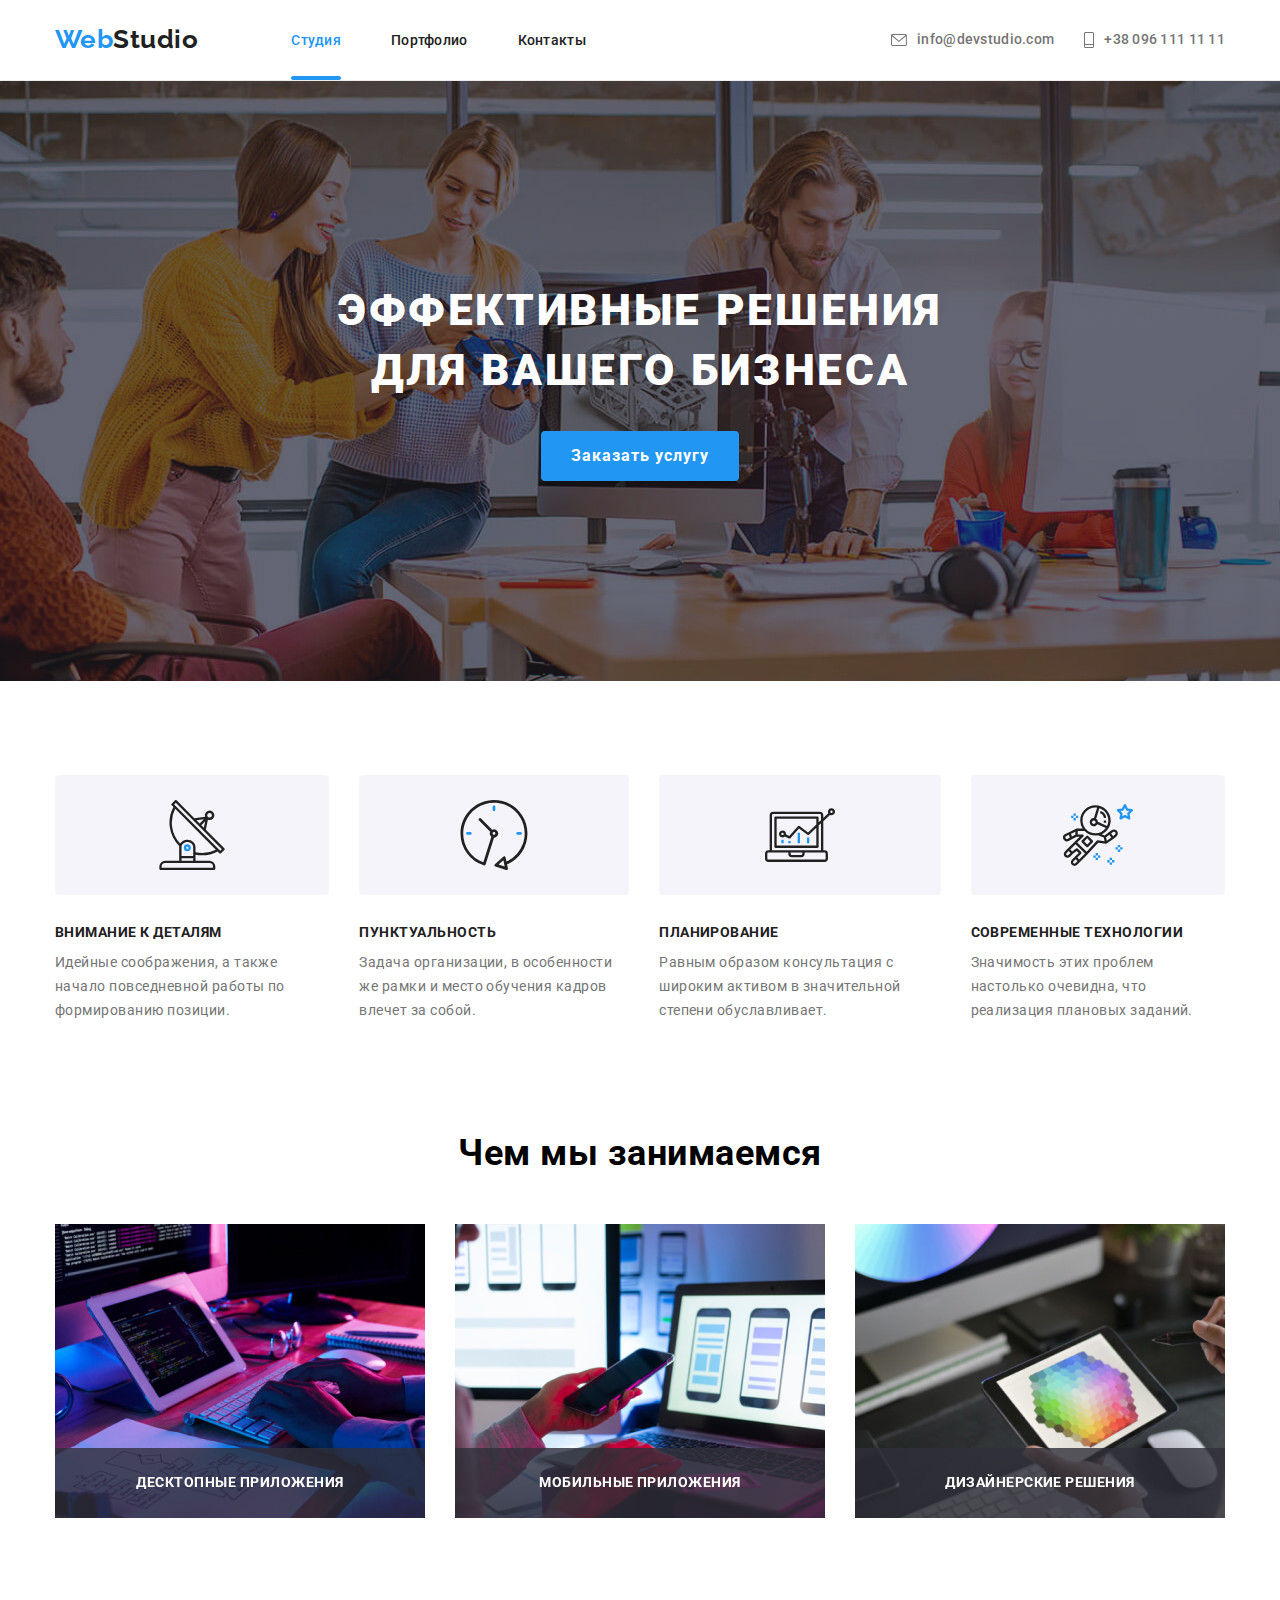
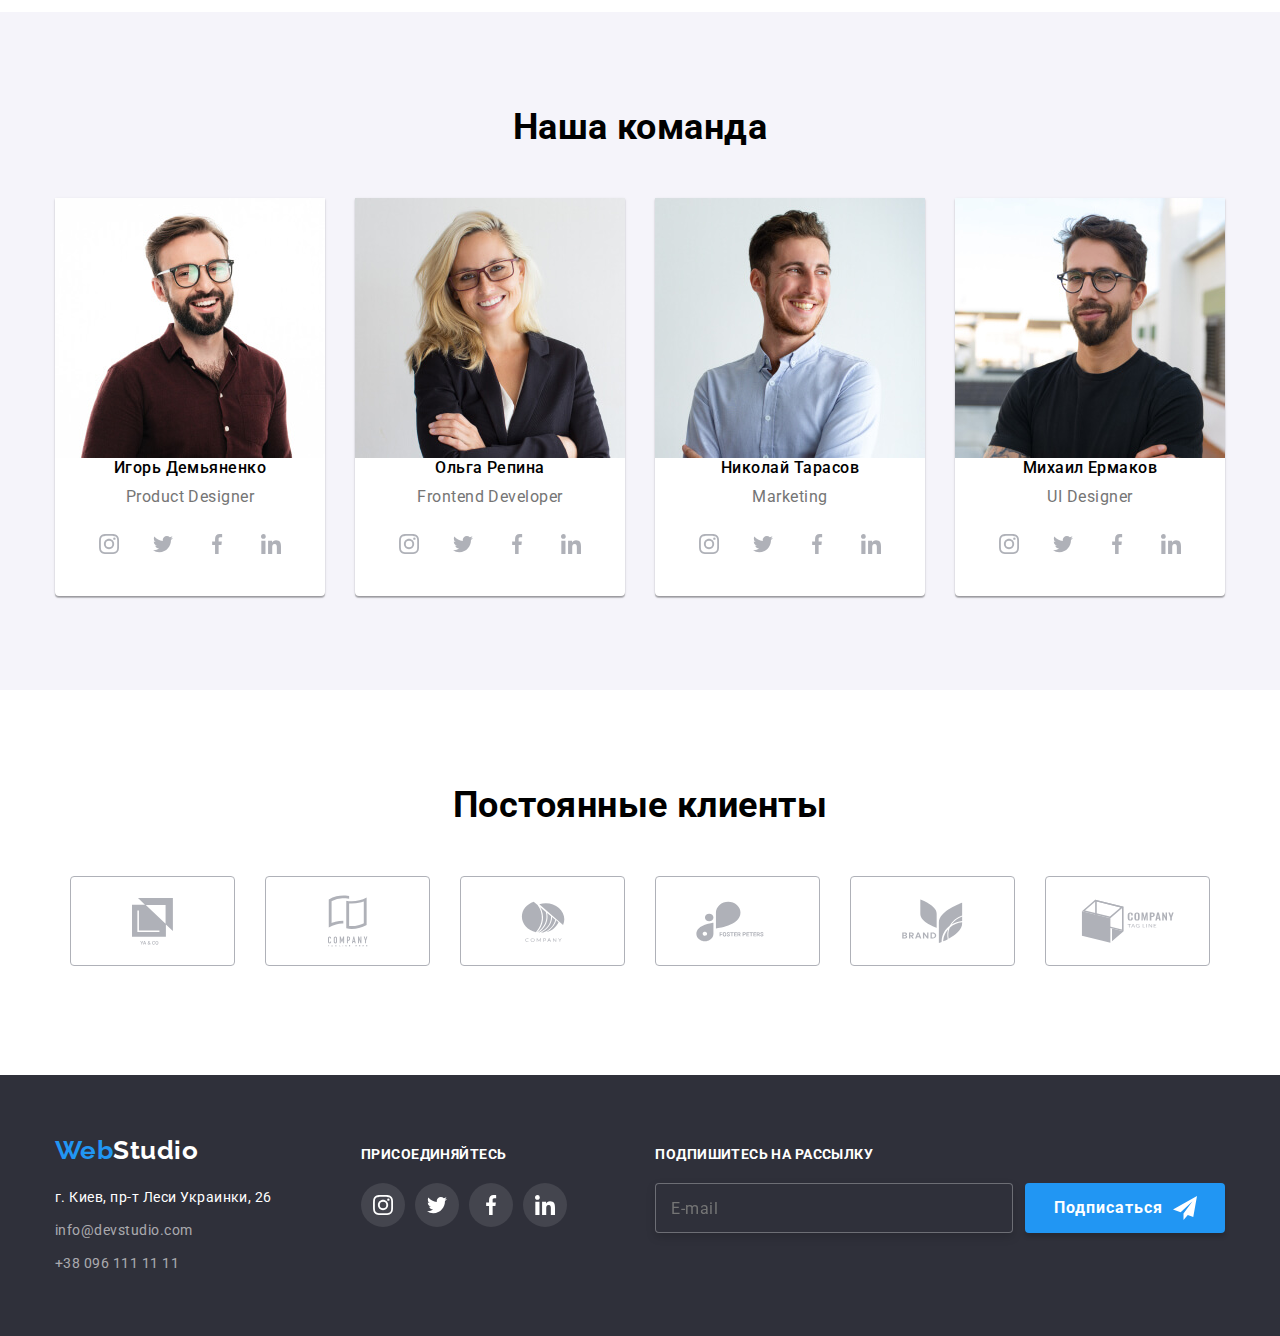
<file: index.html>
<!DOCTYPE html>
<html lang="ru">
<head>
    <meta charset="UTF-8">
    <meta http-equiv="X-UA-Compatible" content="IE=edge">
    <meta name="viewport" content="width=device-width, initial-scale=1.0">
    <title>Студия</title>
    <link rel="preconnect" href="https://fonts.googleapis.com">
    <link rel="preconnect" href="https://fonts.gstatic.com" crossorigin>
    <link href="https://fonts.googleapis.com/css2?family=Raleway:wght@700&family=Roboto:wght@400;500;700;900&display=swap"
        rel="stylesheet">
    <link rel="stylesheet" href="./css/main.min.css">
</head>
<body>
    <!-- herder -->
    <header class="header">
        <a href="./" class="logo header__logo--mobil">Web<span class="logo__color--prime">Studio</span>
        </a>
        <!-- навигация -->
        <div class="conteiner">
            <nav class="navigation">
                <!-- логотип -->
                <a href="./" class="logo">Web<span class="logo__color--prime">Studio</span>
                </a>
                <!-- навигация -->
                <ul class="navigation__list list">
                    <li class="navigation__item">
                        <a href="./index.html" class="navigation__link-current">Студия</a>
                    </li>
                    <li class="navigation__item">
                        <a href="./portfolio.html" class="navigation__link">Портфолио</a>
                    </li>
                    <li class="navigation__item">
                        <a class="navigation__link" href="contacts">Контакты</a>
                    </li>
                </ul>
                <!-- контакты header-->
                <ul class="contacts-header list">
                    <li class="contacts-header__item">
                        <a class="contacts-header__link" href="mailto:info@devstudio.com">
                           <svg class="contacts-header__svg-mail" width="16" height="12">
                               <use href="./images/icons.svg#icon-envelope"></use>
                           </svg>
                    info@devstudio.com</a>
                    </li>
                    <li class="contacts-header__item">
                        <a class="contacts-header__link" href="tel:+380961111111">
                            <svg class="contacts-header__svg-tel" width="10" height="16">
                                <use href="./images/icons.svg#icon-tel"></use>
                            </svg>
                    +38 096 111 11 11</a>
                    </li>
                </ul>               
            </nav>
        </div>
    <!-- мобильное меню -->

    <button class="mobil-btn" type="button" data-menu-button aria-expanded="false" aria-controls="menu container">
        <svg width="40" height="40" aria-label="Переключатель мобильного меню">
            <use class="mobil-btn__close" href="./images/icons.svg#icon-close-black-18dp-2-1"></use>
            <use class="mobil-btn__menu" href="./images/icons.svg#icon-burger"></use>
        </svg>
    </button>
    <div class="mobil-menu" id="menu container" data-menu>
        <ul class="navigation-mobil list">
            <li class="navigation-mobil__item">
                <a href="./index.html" class="navigation-mobil__link-current">Студия</a>
            </li>
            <li class="navigation-mobil__item">
                <a href="./portfolio.html" class="navigation-mobil__link">Портфолио</a>
            </li>
            <li class="navigation-mobil__item">
                <a class="navigation-mobil__link" href="contacts">Контакты</a>
            </li>
        </ul>

        <ul class="mobil-contacts list">
            <li class="mobil-contacts__item">
                <a class="mobil-contacts__link" href="mailto:info@devstudio.com">
                    info@devstudio.com</a>
            </li>
            <li class="mobil-contacts__item">
                <a class="mobil-contacts__link" href="tel:+380961111111">
                    +38 096 111 11 11</a>
            </li>
        </ul>
        <ul class="mobil-networks list">
            <li class="mobil-networks__item"><a class="mobil-networks__link" href="">Instagram</a></li>
            <li class="mobil-networks__item"><a class="mobil-networks__link" href="">Twitter</a></li>
            <li class="mobil-networks__item"><a class="mobil-networks__link" href="">Facebook</a></li>
            <li class="mobil-networks__item"><a class="mobil-networks__link" href="">LinkedIn</a></li>
        </ul>
    </div>


    </header>

    <main>
        <!-- hero -->
     <section class="hero">
        <h1 class="hero__title">Эффективные решения для вашего бизнеса</h1>
        <button type="button" class="button button__primary" data-modal-open>Заказать услугу</button>

          
     <!-- modal window -->
<div class="backdrop is-hidden" data-modal>
    <div class="modal">
        <button class="modal__btn" data-modal-close>
            <svg class="modal__btn--img">
                <use href="./images/icons.svg#icon-close-black-18dp-2-1"></use>
            </svg>
            </button>

            <!-- form -->

            <form class="form">
                <b class="form__title">Оставьте свои данные, мы вам перезвоним</b>                
                    <label class="form__label">
                        <span class="form__name">Имя</span>
                        <svg class="form__icon">
                            <use href="./images/icons.svg#icon-person-black-18dp-1"></use>
                        </svg>
                        <input class="form__input" type="text" name="username">                        
                    </label>                
            
                    <label class="form__label">
                        <span class="form__name">Телефон</span>
                        <svg class="form__icon">
                            <use href="./images/icons.svg#icon-phone-black-18dp-1"></use>
                        </svg>
                        <input class="form__input" type="text" name="phone">
                    </label>
            
                    <label class="form__label">
                        <span class="form__name">Почта</span>
                        <svg class="form__icon">
                            <use href="./images/icons.svg#icon-email-black-18dp-1"></use>
                        </svg>
                        <input class="form__input" type="text" name="email">
                    </label>                   
            
                <label class="form__textarea">
                    <span class="form__name">Комментарий</span>
                    <textarea class="form__textarea-field" name="textarea" placeholder="Введите текст"></textarea>
                </label>

                <label class="form__checkbox">
                    <input class="form__checkbox-input" type="checkbox" name="checkbox"/>
                    <svg class="form__checkbox-icon">
                        <use href="./images/icons.svg#icon-icon-check"></use>
                    </svg>
                    <span class="form__checkbox-text">
                        Соглашаюсь с рассылкой и принимаю <a class="form__checkbox-agreement" href="">Условия договора</a></span>
                </label>
              

                <button class="button button__primary" type="submit">Отправить</button>
            </form>
                    
    </div>
</div>

    </section>
    <!-- qualitys -->

        <section class="qualitys">
            <div class="conteiner">
                <h2 class="title-hide">наши качества</h2>
                <ul class="qualitys__list list">
                    <li class="qualitys__item">
                        <div class="qualitys__icon">
                            <svg class="qualitys__svg">
                                <use href="./images/icons.svg#icon-antenna"></use>
                            </svg>
                        </div>
                        <h3 class="section__list">Внимание к деталям</h3>
                        <p class="qualitys__description">Идейные соображения, а также начало повседневной работы по формированию
                            позиции.</p>
                    </li>
                    <li class="qualitys__item">
                        <div class="qualitys__icon">
                        <svg class="qualitys__svg">
                            <use href="./images/icons.svg#icon-clock"></use>
                        </svg>
                       </div>
                        <h3 class="section__list">Пунктуальность</h3>
                        <p class="qualitys__description">Задача организации, в особенности же рамки и место обучения кадров влечет за
                            собой.</p>
                    </li>
                    <li class="qualitys__item">
                        <div class="qualitys__icon">
                            <svg class="qualitys__svg">
                                <use href="./images/icons.svg#icon-diagram"></use>
                            </svg>
                        </div>
                        <h3 class="section__list">Планирование</h3>
                        <p class="qualitys__description">Равным образом консультация с широким активом в значительной степени
                            обуславливает.</p>
                    </li>
                    <li class="qualitys__item">
                        <div class="qualitys__icon">
                            <svg class="qualitys__svg">
                                <use href="./images/icons.svg#icon-astronaut"></use>
                            </svg>
                        </div>
                        <h3 class="section__list">Современные технологии</h3>
                        <p class="qualitys__description">Значимость этих проблем настолько очевидна, что реализация плановых заданий.
                        </p>
                    </li>
                </ul>
            </div>
        </section>

     <!-- features -->
     <section class="section section__features">
        <div class="conteiner">
            <h2 class="section__title">Чем мы занимаемся</h2>
            <ul class="features list">
                <li class="features__item">
                    <div class="features__box">
                        <picture>
                            <source srcset="./images/set2/qualitys2/klava1x.jpg 1x, ./images/set2/qualitys2/klava2x.jpg 2x "
                                media="(min-width: 1200px)" />                   
                            <img src="./images/set2/qualitys2/klava1x.jpg" alt="клавиатура">
                        </picture>

                        <!-- <img class="features__img" srcset="./images/set/qualitys/klava1x.jpg 1x,./images/set/qualitys/klava2x.jpg 2x" src="./images/set/qualitys/klava1x.jpg" 
                        alt="набор текста"> -->

                        <h3 class="featuers__subtitle">Десктопные приложения</h3>
                    </div>
                </li>
                <li class="features__item">
                    <div class="features__box">
                        <picture>
                            <source srcset="./images/set2/qualitys2/phone1x.jpg 1x, ./images/set2/qualitys2/phone2x.jpg 2x "
                                media="(min-width: 1200px)" />
                            <img src="./images/set2/qualitys2/phone1x.jpg" alt="телефон">
                        </picture>

                        <!-- <img class="features__img" 
                        srcset="./images/set/qualitys/phone1x.jpg 1x, ./images/set/qualitys/phone2x.jpg 2x" src="./images/set/qualitys/phone1x.jpg" alt="телефон в руке"> -->

                        <h3 class="featuers__subtitle">Мобильные приложения</h3>
                    </div>
                </li>
                <li class="features__item">
                    <div class="features__box">
                        <picture>
                            <source srcset="./images/set2/qualitys2/tab1x.jpg 1x, ./images/set2/qualitys2/tab2x.jpg 2x "
                                media="(min-width: 1200px)" />
                            <img src="./images/set2/qualitys2/tab1x.jpg" alt="планшет">
                        </picture>

                        <!-- <img class="features__img" 
                        srcset="./images/set/qualitys/tab1x.jpg 1x, ./images/set/qualitys/tab2x.jpg 2x" src="./images/set/qualitys/tab1x.jpg" alt="рисование на планшете"> -->

                        <h3 class="featuers__subtitle">Дизайнерские решения</h3>
                    </div>
                </li>
            </ul>
        </div>

     </section>

     <!-- team -->
     <section class="section section-bg-color">
        <div class="conteiner">
            <h2 class="section__title">Наша команда</h2>
            <ul class="team list">
                <li class="team__item">
                    <picture>
                        <source 
                        srcset="./images/set2/team/one/desk1x.jpg 1x, ./images/set2/team/one/desk2x.jpg 2x "
                        media="(min-width: 1200px)" />

                        <source 
                        srcset="./images/set2/team/one/tab1x.jpg 1x, ./images/set2/team/one/tab2x.jpg 2x "
                        media="(min-width: 768px)" />

                        <source
                        srcset="./images/set2/team/one/mobil1x.jpg 1x, ./images/set2/team/one/mobil2x.jpg 2x "
                        media="(min-width: 480px)"/>

                        <img src="./images/set2/team/one/mobil1x.jpg" alt="мужик">
                    </picture>


                    <!-- <img class="team__image" srcset="./images/set/team/one1x.jpg 1x, ./images/set/team/one2x.jpg 2x"
                    src="./images/set/team/one1x.jpg" alt="мужчина в очках"> -->
                    
                    <h3 class="team__name">Игорь Демьяненко</h3>
                    <p  class="team__description" lang="en">Product Designer</p>
                    <ul class="social-networks list">
                        <li class="social-networks__item">
                          <a class="social-networks__link" href="">
                            <svg class="social-networks__svg" width="20" height="20">
                                <use href="./images/icons.svg#icon-instagram"></use>
                            </svg>
                          </a>
                            
                        </li>
                        <li class="social-networks__item">
                            <a class="social-networks__link" href="">
                                <svg class="social-networks__svg" width="20" height="20">
                                    <use href="./images/icons.svg#icon-twitter"></use>
                                </svg>
                            </a>    
                        </li>
                        <li class="social-networks__item">
                            <a class="social-networks__link" href="">
                                <svg class="social-networks__svg" width="20" height="20">
                                <use href="./images/icons.svg#icon-facebook"></use>
                            </svg>
                            </a>
                        </li>
                        <li class="social-networks__item">
                            <a class="social-networks__link" href="">
                                <svg class="social-networks__svg" width="20" height="20">
                            <use href="./images/icons.svg#icon-linkedin"></use>
                        </svg>
                        </a>
                        </li>
                    </ul>
                </li>
                <li class="team__item">
                                        <picture>
                                            <source srcset="./images/set2/team/two/desk1x.jpg 1x, ./images/set2/team/two/desk2x.jpg 2x "
                                                media="(min-width: 1200px)" />
                                        
                                            <source srcset="./images/set2/team/two/tab1x.jpg 1x, ./images/set2/team/two/tab2x.jpg 2x "
                                                media="(min-width: 768px)" />
                                        
                                            <source srcset="./images/set2/team/two/mobil1x.jpg 1x, ./images/set2/team/two/mobil2x.jpg 2x "
                                                media="(min-width: 480px)" />
                                        
                                            <img src="./images/set2/team/two/mobil1x.jpg" alt="мужик">
                                        </picture>

                    <!-- <img class="team__image" srcset="./images/set/team/two1x.jpg 1x, ./images/set/team/two2x.jpg 2x"
                     src="./images/set/team/two1x.jpg" alt="девушка улыбается"> -->

                    <h3 class="team__name">Ольга Репина</h3>
                    <p class="team__description" lang="en">Frontend Developer</p>
                    <ul class="social-networks list">
                        <li class="social-networks__item">
                            <a class="social-networks__link" href="">
                                <svg class="social-networks__svg" width="20" height="20">
                                    <use href="./images/icons.svg#icon-instagram"></use>
                                </svg>
                            </a>
                    
                        </li>
                        <li class="social-networks__item">
                            <a class="social-networks__link" href="">
                                <svg class="social-networks__svg" width="20" height="20">
                                    <use href="./images/icons.svg#icon-twitter"></use>
                                </svg>
                            </a>
                        </li>
                        <li class="social-networks__item">
                            <a class="social-networks__link" href="">
                                <svg class="social-networks__svg" width="20" height="20">
                                    <use href="./images/icons.svg#icon-facebook"></use>
                                </svg>
                            </a>
                        </li>
                        <li class="social-networks__social-item">
                            <a class="social-networks__link" href="">
                                <svg class="social-networks__svg" width="20" height="20">
                                    <use href="./images/icons.svg#icon-linkedin"></use>
                                </svg>
                            </a>
                        </li>
                    </ul>
                </li>
                <li class="team__item">
                                        <picture>
                                            <source srcset="./images/set2/team/three/desk1x.jpg 1x, ./images/set2/team/three/desk2x.jpg 2x "
                                                media="(min-width: 1200px)" />
                                        
                                            <source srcset="./images/set2/team/three/tab1x.jpg 1x, ./images/set2/team/three/tab2x.jpg 2x "
                                                media="(min-width: 768px)" />
                                        
                                            <source srcset="./images/set2/team/three/mobil1x.jpg 1x, ./images/set2/team/three/mobil2x.jpg 2x "
                                                media="(min-width: 480px)" />
                                        
                                            <img src="./images/set2/team/three/mobil1x.jpg" alt="мужик">
                                        </picture>

                    <!-- <img class="team__image" srcset="./images/set/team/three1x.jpg 1x, ./images/set/team/three2x.jpg 2x" src="./images/set/team/three1x.jpg" alt="мужчина улыбается"> -->
                    <h3 class="team__name">Николай Тарасов</h3>
                    <p class="team__description" lang="en">Marketing</p>
                    <ul class="social-networks list">
                        <li class="social-networks__item">
                            <a class="social-networks__link" href="">
                                <svg class="social-networks__svg" width="20" height="20">
                                    <use href="./images/icons.svg#icon-instagram"></use>
                                </svg>
                            </a>
                    
                        </li>
                        <li class="social-networks__item">
                            <a class="social-networks__link" href="">
                                <svg class="social-networks__svg" width="20" height="20">
                                    <use href="./images/icons.svg#icon-twitter"></use>
                                </svg>
                            </a>
                        </li>
                        <li class="social-networks__item">
                            <a class="social-networks__link" href="">
                                <svg class="social-networks__svg" width="20" height="20">
                                    <use href="./images/icons.svg#icon-facebook"></use>
                                </svg>
                            </a>
                        </li>
                        <li class="social-networks__item">
                            <a class="social-networks__link" href="">
                                <svg class="social-networks__svg" width="20" height="20">
                                    <use href="./images/icons.svg#icon-linkedin"></use>
                                </svg>
                            </a>
                        </li>
                    </ul>
                </li>
                <li class="team__item">
                                        <picture>
                                            <source srcset="./images/set2/team/four/desk1x.jpg 1x, ./images/set2/team/four/desk2x.jpg 2x "
                                                media="(min-width: 1200px)" />
                                        
                                            <source srcset="./images/set2/team/four/tab1x.jpg 1x, ./images/set2/team/four/tab2x.jpg 2x "
                                                media="(min-width: 768px)" />
                                        
                                            <source srcset="./images/set2/team/four/mobil1x.jpg 1x, ./images/set2/team/four/mobil2x.jpg 2x "
                                                media="(min-width: 480px)" />
                                        
                                            <img src="./images/set2/team/four/mobil1x.jpg" alt="мужик">
                                        </picture>

                    <!-- <img class="team__image" srcset="./images/set/team/four1x.jpg 1x, ./images/set/team/four2x.jpg 2x" src="./images/set/team/four1x.jpg" alt="мужчина ухмыляется"> -->
                    <h3 class="team__name">Михаил Ермаков</h3>
                    <p class="team__description" lang="en">UI Designer</p>
                    <ul class="social-networks list">
                        <li class="social-networks__item">
                            <a class="social-networks__link" href="">
                                <svg class="social-networks__svg" width="20" height="20">
                                    <use href="./images/icons.svg#icon-instagram"></use>
                                </svg>
                            </a>
                    
                        </li>
                        <li class="social-networks__item">
                            <a class="social-networks__link" href="">
                                <svg class="social-networks__svg" width="20" height="20">
                                    <use href="./images/icons.svg#icon-twitter"></use>
                                </svg>
                            </a>
                        </li>
                        <li class="social-networks__item">
                            <a class="social-networks__link" href="">
                                <svg class="social-networks__svg" width="20" height="20">
                                    <use href="./images/icons.svg#icon-facebook"></use>
                                </svg>
                            </a>
                        </li>
                        <li class="social-networks__item">
                            <a class="social-networks__link" href="">
                                <svg class="social-networks__svg" width="20" height="20">
                                    <use href="./images/icons.svg#icon-linkedin"></use>
                                </svg>
                            </a>
                        </li>
                    </ul>
                </li>
            </ul>
        </div>
     </section>

     <!-- regular customers -->
     <section class="clients section">
        <h2 class="clients__title">Постоянные клиенты</h2>
        <div class="conteiner">
            <ul class="clients__list list">
                <li class="clients__item"><a class="clients__link" href="">
                        <svg class="clients__svg" width="41" height="47">
                            <use href="./images/icons.svg#icon-Union"></use>
                        </svg>
                    </a></li>
                <li class="clients__item"><a class="clients__link" href="">
                        <svg class="clients__svg" width="40" height="52">
                            <use href="./images/icons.svg#icon-group"></use>
                        </svg>
                    </a></li>
                <li class="clients__item"><a class="clients__link" href="">
                        <svg class="clients__svg" width="44" height="41">
                            <use href="./images/icons.svg#icon-group-1"></use>
                        </svg>
                    </a></li>
                <li class="clients__item"><a class="clients__link" href="">
                        <svg class="clients__svg" width="84" height="41">
                            <use href="./images/icons.svg#icon-group-2"></use>
                        </svg>
                    </a></li>
                <li class="clients__item"><a class="clients__link" href="">
                        <svg class="clients__svg" width="63" height="45">
                            <use href="./images/icons.svg#icon-group-3"></use>
                        </svg>
                    </a></li>
                <li class="clients__item"><a class="clients__link" href="">
                        <svg class="clients__svg" width="94" height="44">
                            <use href="./images/icons.svg#icon-group-4"></use>
                        </svg>
                    </a></li>
            </ul>
        </div>
     </section>
     
    </main>

    <footer class="footer">
            <div class="conteiner conteiner__footer">
                <!-- footer adress -->
             <div class="footer__adress">
                <!-- logo footer -->
                <a class="logo footer__logo" href="./">Web<span class="logo__color--second">Studio</span>
                </a>
                <!-- contacts footer-->
                <ul class="contacts-footer">
                    <li class="contacts-footer__item"><a class="contacts-footer__address" href="https://goo.gl/maps/LCEZVPCHR1VAtyNk6" target="_blank"
                            rel="noopener noreferrer">г.
                            Киев, пр-т
                            Леси Украинки, 26</a></li>
                    <li class="contacts-footer__item">
                        <a class="contacts-footer__link" href="mailto:info@devstudio.com">
                            info@devstudio.com</a>
                    </li>
                    <li class="contacts-footer__item">
                        <a class="contacts-footer__link" href="tel:+380961111111">
                            +38 096 111 11 11</a>
                    </li>
                </ul>
             </div> 
             <!-- footer social networks -->
             <div class="footer-networks">
                <h2 class="footer-networks__title">присоединяйтесь</h2>
                <ul class="footer-networks__list list">
                    <li class="footer-networks__item">
                        <a class="footer-networks__link" href="">
                            <svg class="footer-networks__svg" width="20" height="20">
                                <use href="./images/icons.svg#icon-instagram"></use>
                            </svg>
                        </a>
                    </li>
                    <li class="footer-networks__item">
                        <a class="footer-networks__link" href="">
                            <svg class="footer-networks__svg" width="20" height="20">
                                <use href="./images/icons.svg#icon-twitter"></use>
                            </svg>
                        </a>
                    </li>
                    <li class="footer-networks__item">
                        <a class="footer-networks__link" href="">
                            <svg class="footer-networks__svg" width="20" height="20">
                                <use href="./images/icons.svg#icon-facebook"></use>
                            </svg>
                        </a>
                    </li>
                    <li class="footer-networks__item">
                        <a class="footer-networks__link" href="">
                            <svg class="footer-networks__svg" width="20" height="20">
                                <use href="./images/icons.svg#icon-linkedin"></use>
                            </svg>
                        </a>
                    </li>
                </ul>
             </div>

            <!-- form footer  -->

             <div class="form-footer">
                <form>
                    <b class="form-footer__call">Подпишитесь на рассылку</b>
                    <div class="form-footer__box">
                        <label class="form-footer__mark">
                            <input class="form-footer__fild" type="text" name="subscribe" placeholder="E-mail">
                        </label>
                        <button class="button button__primary" type="submit"><span class="button-text">Подписаться</span>
                            <svg class="form-footer__button-icon">
                                <use href="./images/icons.svg#icon-icon-send"></use>
                            </svg>
                        </button>
                    </div>
                </form>
             </div>
            </div>            
    </footer>

   <script src="./js/modal.js"></script>
   <script src="./js/mobile-menu.js"></script>
</body>

</html>
</file>
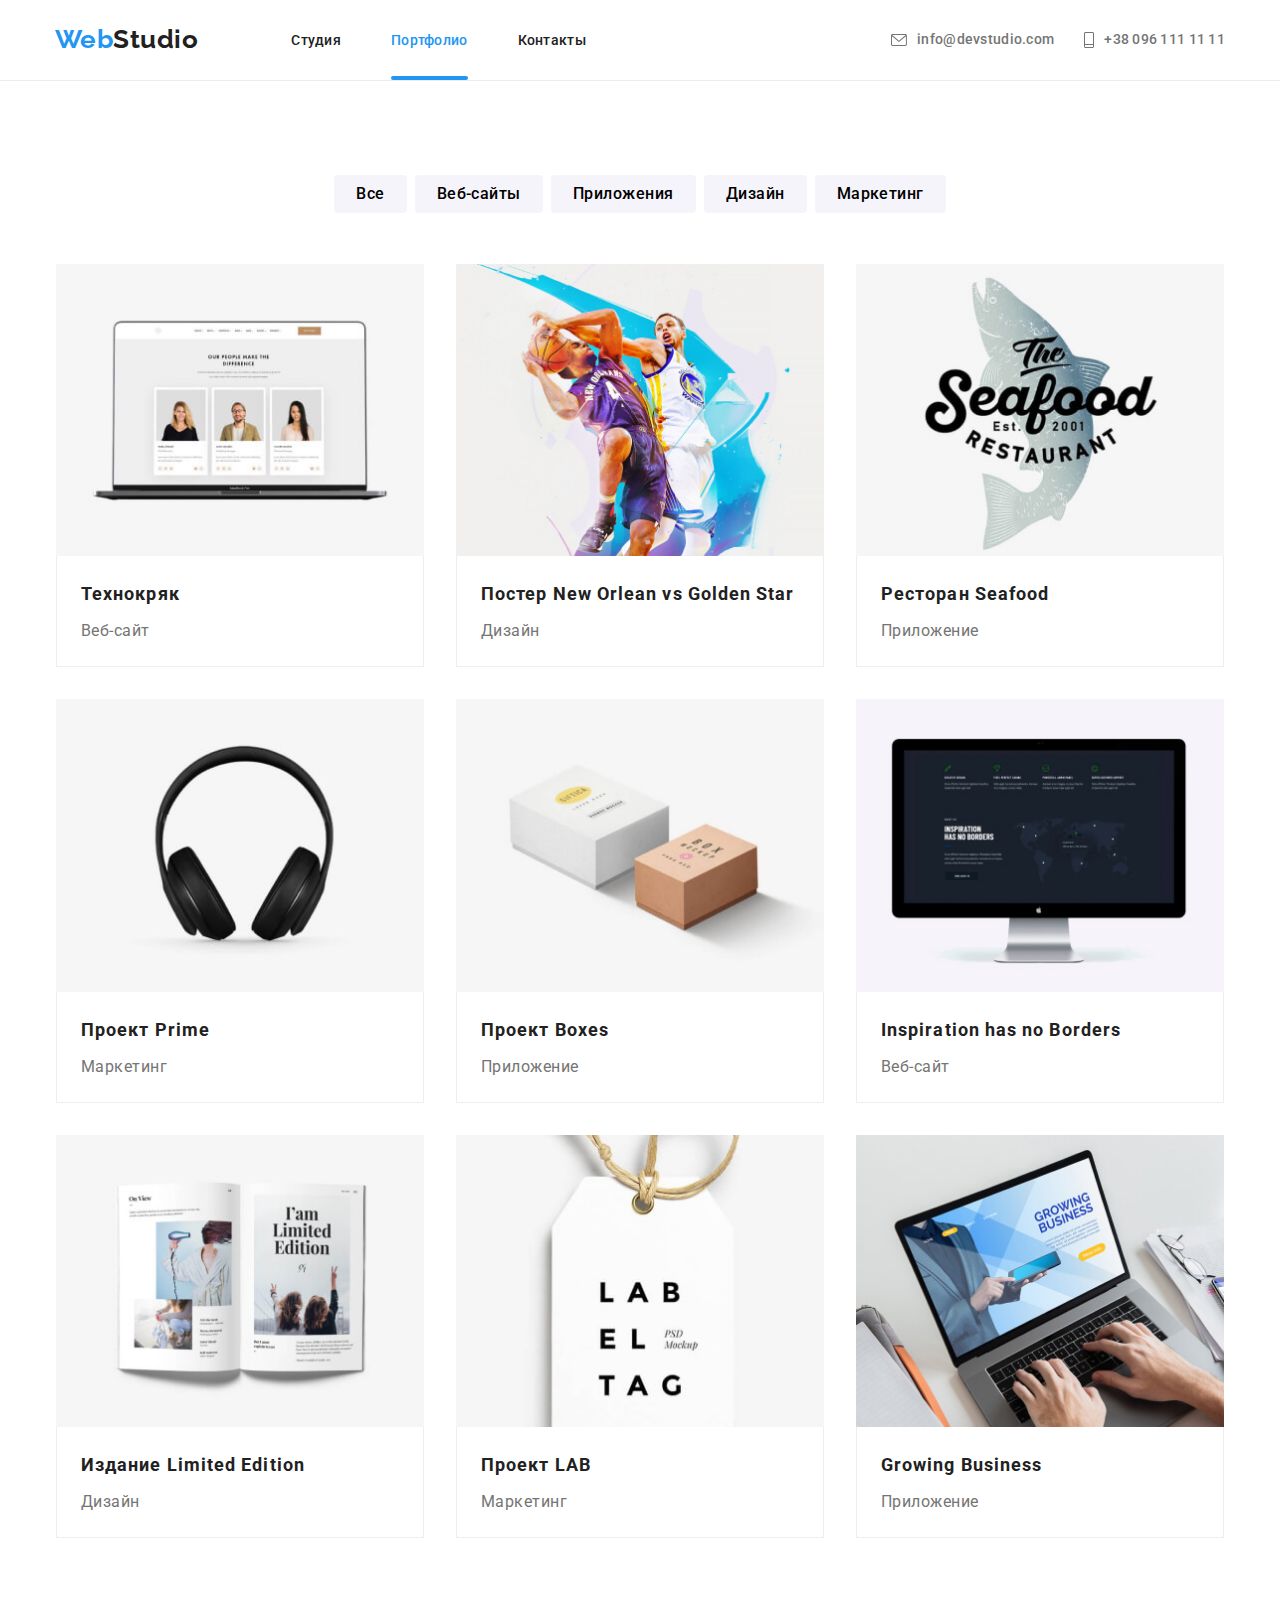
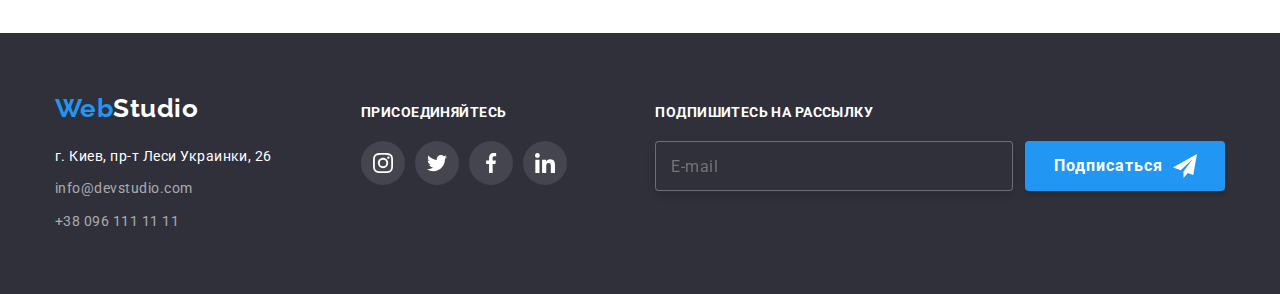
<file: portfolio.html>
<!DOCTYPE html>
<html lang="ru">

<head>
    <meta charset="UTF-8">
    <meta http-equiv="X-UA-Compatible" content="IE=edge">
    <meta name="viewport" content="width=device-width, initial-scale=1.0">
    <title>Портфолио</title>
    <link rel="preconnect" href="https://fonts.googleapis.com">
    <link rel="preconnect" href="https://fonts.gstatic.com" crossorigin>
    <link href="https://fonts.googleapis.com/css2?family=Raleway:wght@700&family=Roboto:wght@400;500;700;900&display=swap"
        rel="stylesheet">
    <link rel="stylesheet" href="./css/main.min.css">
</head>

<body>
    <!-- шапка -->
    <header class="header">
        <a href="./" class="logo header__logo--mobil">Web<span class="logo__color--prime">Studio</span>
        </a>
        <!-- навигация -->
        <div class="conteiner">
            <nav class="navigation">
                <!-- логотип -->
                <a href="./" class="logo">Web<span class="logo__color--prime">Studio</span>
                </a>
                <!-- навигация -->
                <ul class="navigation__list list">
                    <li class="navigation__item">
                        <a href="./index.html" class="navigation__link">Студия</a>
                    </li>
                    <li class="navigation__item">
                        <a href="./portfolio.html" class="navigation__link-current">Портфолио</a>
                    </li>
                    <li class="navigation__item">
                        <a class="navigation__link" href="contacts">Контакты</a>
                    </li>
                </ul>
                <!-- контакты header-->
                <ul class="contacts-header list">
                    <li class="contacts-header__item">
                        <a class="contacts-header__link" href="mailto:info@devstudio.com">
                            <svg class="contacts-header__svg-mail" width="16" height="12">
                                <use href="./images/icons.svg#icon-envelope"></use>
                            </svg>
                            info@devstudio.com</a>
                    </li>
                    <li class="contacts-header__item">
                        <a class="contacts-header__link" href="tel:+380961111111">
                            <svg class="contacts-header__svg-tel" width="10" height="16">
                                <use href="./images/icons.svg#icon-tel"></use>
                            </svg>
                            +38 096 111 11 11</a>
                    </li>
                </ul>
            </nav>
        </div>
        <!-- мобильное меню -->
    
        <button class="mobil-btn" type="button" data-menu-button aria-expanded="false"
            aria-controls="menu container">
            <svg width="40" height="40" aria-label="Переключатель мобильного меню">
                <use class="mobil-btn__close" href="./images/icons.svg#icon-close-black-18dp-2-1"></use>
                <use class="mobil-btn__menu" href="./images/icons.svg#icon-burger"></use>
            </svg>
        </button>
        <div class="mobil-menu" id="menu container" data-menu>
            <ul class="navigation-mobil list">
                <li class="navigation-mobil__item">
                    <a href="./index.html" class="navigation-mobil__link">Студия</a>
                </li>
                <li class="navigation-mobil__item">
                    <a href="./portfolio.html" class="navigation-mobil__link-current">Портфолио</a>
                </li>
                <li class="navigation-mobil__item">
                    <a class="navigation-mobil__link" href="contacts">Контакты</a>
                </li>
            </ul>
    
            <ul class="mobil-contacts list">
                <li class="mobil-contacts__item">
                    <a class="mobil-contacts__link" href="mailto:info@devstudio.com">
                        info@devstudio.com</a>
                </li>
                <li class="mobil-contacts__item">
                    <a class="mobil-contacts__link" href="tel:+380961111111">
                        +38 096 111 11 11</a>
                </li>
            </ul>
            <ul class="mobil-networks list">
                <li class="mobil-networks__item"><a class="mobil-networks__link" href="">Instagram</a></li>
                <li class="mobil-networks__item"><a class="mobil-networks__link" href="">Twitter</a></li>
                <li class="mobil-networks__item"><a class="mobil-networks__link" href="">Facebook</a></li>
                <li class="mobil-networks__item"><a class="mobil-networks__link" href="">LinkedIn</a></li>
            </ul>
        </div>
    
    
    </header>
    <main>
        <section class="section">
            <div class="conteiner">
                <h1 class="title-hide">Примеры работ</h1>
                
                <!-- фильтр -->
                <ul class="filter-list list">
                    <li class="filter-list__item"><button type="button" class="button button__secondary">Все</button></li>
                    <li class="filter-list__item"><button type="button" class="button button__secondary">Веб-сайты</button></li>
                    <li class="filter-list__item"><button type="button" class="button button__secondary">Приложения</button></li>
                    <li class="filter-list__item"><button type="button" class="button button__secondary">Дизайн</button></li>
                    <li class="filter-list__item"><button type="button" class="button button__secondary">Маркетинг</button></li>
                </ul>
                
                <!-- каталог -->
                <ul class="catalog-list list">
                    <li class="catalog-list__item">
                        <a class="catalog-list__link" href="">
                            <div class="catalog-list__overlay">
                                                    <picture>
                                                        <source srcset="./images/set2/catalog/tech/desk1x.jpg 1x, ./images/set2/catalog/tech/desk2x.jpg 2x "
                                                            media="(min-width: 1200px)" />
                                                    
                                                        <source srcset="./images/set2/catalog/tech/tab1x.jpg 1x, ./images/set2/catalog/tech/tab2x.jpg 2x "
                                                            media="(min-width: 768px)" />
                                                    
                                                        <source srcset="./images/set2/catalog/tech/mobil1x.jpg 1x, ./images/set2/catalog/tech/mobil2x.jpg 2x "
                                                            media="(min-width: 480px)" />
                                                    
                                                        <img src="./images/set2/catalog/tech/mobil1x.jpg" alt="ноутбук">
                                                    </picture>

                                <!-- <img class="catalog-list__img" srcset="./images/set/catalog/tech1x.jpg 1x, ./images/set/catalog/tech2x.jpg 2x" src="./images/set/catalog/tech1x.jpg" alt="ноутбук с карточками на дисплее"> -->
                                <p class="catalog-list__content">Ресурс предлагает комплексные предложения с разным уровнем функционала и сервисов. Все это
                                    позволит посетителю получить
                                    исчерпывающие сведения о компании или частном лице.</p>
                            </div>
                            <div class="catalog-list__box">
                                <h2 class="catalog-list__title">Технокряк</h2>
                                <p class="catalog-list__text">Веб-сайт</p>
                            </div>
                        </a>
                    </li>
                
                    <li class="catalog-list__item"><a href="" class="catalog-list__link">
                        <div class="catalog-list__overlay">
                            <picture>
                                <source srcset="./images/set2/catalog/bascket/desk1x.jpg 1x, ./images/set2/catalog/bascket/desk2x.jpg 2x "
                                    media="(min-width: 1200px)" />
                            
                                <source srcset="./images/set2/catalog/bascket/tab1x.jpg 1x, ./images/set2/catalog/bascket/tab2x.jpg 2x "
                                    media="(min-width: 768px)" />
                            
                                <source srcset="./images/set2/catalog/bascket/mobil1x.jpg 1x, ./images/set2/catalog/bascket/mobil2x.jpg 2x "
                                    media="(min-width: 480px)" />
                            
                                <img src="./images/set2/catalog/bascket/mobil1x.jpg" alt="баскетболисты">
                            </picture>

                            <!-- <img class="catalog-list__img" 
                            srcset="./images/set/catalog/bascket1x.jpg 1x, ./images/set/catalog/bascket2x.jpg 2x" 
                            src="./images/set/catalog/bascket1x.jpg" 
                            alt="баскетболисты" 
                            > -->

                            <p class="catalog-list__content">Ресурс предлагает комплексные предложения с разным уровнем функционала и сервисов. Все это
                                позволит посетителю получить
                                исчерпывающие сведения о компании или частном лице.</p>
                        </div>
                        
                            <div class="catalog-list__box">
                                <h2 class="catalog-list__title">Постер New Orlean vs Golden Star</h2>
                                <p class="catalog-list__text">Дизайн</p>
                            </div>
                        </a>
                    </li>
                
                    <li class="catalog-list__item"><a href="" class="catalog-list__link">
                        <div class="catalog-list__overlay">
                            <picture>
                                <source srcset="./images/set2/catalog/fish/desk1x.jpg 1x, ./images/set2/catalog/fish/desk2x.jpg 2x "
                                    media="(min-width: 1200px)" />
                            
                                <source srcset="./images/set2/catalog/fish/tab1x.jpg 1x, ./images/set2/catalog/fish/tab2x.jpg 2x "
                                    media="(min-width: 768px)" />
                            
                                <source srcset="./images/set2/catalog/fish/mobil1x.jpg 1x, ./images/set2/catalog/fish/mobil2x.jpg 2x "
                                    media="(min-width: 480px)" />
                            
                                <img src="./images/set2/catalog/fish/mobil1x.jpg" alt="рыба">
                            </picture>

                            <!-- <img class="catalog-list__img" srcset="./images/set/catalog/fish1x.jpg 1x, ./images/set/catalog/fish2x.jpg 2x" src="./images/set/catalog/fish1x.jpg" alt="логотип с рыбой"> -->
                            <p class="catalog-list__content">Ресурс предлагает комплексные предложения с разным уровнем функционала и сервисов. Все это
                                позволит посетителю получить
                                исчерпывающие сведения о компании или частном лице.</p>
                        </div>
                        
                            <div class="catalog-list__box">
                                <h2 class="catalog-list__title">Ресторан Seafood</h2>
                                <p class="catalog-list__text">Приложение</p>
                            </div>
                            
                        </a>
                    </li>
                
                    <li class="catalog-list__item"><a href="" class="catalog-list__link">
                        <div class="catalog-list__overlay">
                            <picture>
                                <source srcset="./images/set2/catalog/prime/desk1x.jpg 1x, ./images/set2/catalog/prime/desk2x.jpg 2x "
                                    media="(min-width: 1200px)" />
                            
                                <source srcset="./images/set2/catalog/prime/tab1x.jpg 1x, ./images/set2/catalog/prime/tab2x.jpg 2x "
                                    media="(min-width: 768px)" />
                            
                                <source srcset="./images/set2/catalog/prime/mobil1x.jpg 1x, ./images/set2/catalog/prime/mobil2x.jpg 2x "
                                    media="(min-width: 480px)" />
                            
                                <img src="./images/set2/catalog/prime/mobil1x.jpg" alt="наушники">
                            </picture>
                            <!-- <img class="catalog-list__img" srcset="./images/set/catalog/prim1x.jpg 1x, ./images/set/catalog/prim2x.jpg 2x" src="./images/set/catalog/prim1x.jpg" alt="открытая книга"> -->
                            <p class="catalog-list__content">Ресурс предлагает комплексные предложения с разным уровнем функционала и сервисов. Все это
                                позволит посетителю получить
                                исчерпывающие сведения о компании или частном лице.</p>
                        </div>
                        
                            <div class="catalog-list__box">
                                <h2 class="catalog-list__title">Проект Prime</h2>
                                <p class="catalog-list__text">Маркетинг</p>
                            </div>
                            
                        </a>
                    </li>
                
                    <li class="catalog-list__item"><a href="" class="catalog-list__link">
                        <div class="catalog-list__overlay">
                            <picture>
                            <source srcset="./images/set2/catalog/box/desk1x.jpg 1x, ./images/set2/catalog/box/desk2x.jpg 2x "
                                media="(min-width: 1200px)" />
                        
                            <source srcset="./images/set2/catalog/box/tab1x.jpg 1x, ./images/set2/catalog/box/tab2x.jpg 2x "
                                media="(min-width: 768px)" />
                        
                            <source srcset="./images/set2/catalog/box/mobil1x.jpg 1x, ./images/set2/catalog/box/mobil2x.jpg 2x "
                                media="(min-width: 480px)" />
                        
                            <img src="./images/set2/catalog/box/mobil1x.jpg" alt="две коробки">
                        </picture>

                            <!-- <img class="catalog-list__img" srcset="./images/set/catalog/box1x.jpg 1x, ./images/set/catalog/box2x.jpg 2x" src="./images/set/catalog/box1x.jpg" alt="две коробки"> -->
                            <p class="catalog-list__content">Ресурс предлагает комплексные предложения с разным уровнем функционала и сервисов. Все это
                                позволит посетителю получить
                                исчерпывающие сведения о компании или частном лице.</p>
                        </div>
                        
                            <div class="catalog-list__box">
                                <h2 class="catalog-list__title">Проект Boxes</h2>
                                <p class="catalog-list__text">Приложение</p>
                            </div>
                            
                        </a>
                    </li>
                
                    <li class="catalog-list__item"><a href="" class="catalog-list__link">
                        <div class="catalog-list__overlay">
                            <picture>
                                <source srcset="./images/set2/catalog/monitor/desk1x.jpg 1x, ./images/set2/catalog/monitor/desk2x.jpg 2x "
                                    media="(min-width: 1200px)" />
                            
                                <source srcset="./images/set2/catalog/monitor/tab1x.jpg 1x, ./images/set2/catalog/monitor/tab2x.jpg 2x "
                                    media="(min-width: 768px)" />
                            
                                <source srcset="./images/set2/catalog/monitor/mobil1x.jpg 1x, ./images/set2/catalog/monitor/mobil2x.jpg 2x "
                                    media="(min-width: 480px)" />
                            
                                <img src="./images/set2/catalog/monitor/mobil1x.jpg" alt="монитор">
                            </picture>
                            <!-- <img class="catalog-list__img" srcset="./images/set/catalog/monitor1x.jpg 1x, ./images/set/catalog/monitor2x.jpg 2x" src="./images/set/catalog/monitor1x.jpg" alt="монитор"> -->
                            <p class="catalog-list__content">Ресурс предлагает комплексные предложения с разным уровнем функционала и сервисов. Все это
                                позволит посетителю получить
                                исчерпывающие сведения о компании или частном лице.</p>
                        </div>
                        
                            <div class="catalog-list__box">
                                <h2 class="catalog-list__title">Inspiration has no Borders</h2>
                                <p class="catalog-list__text">Веб-сайт</p>
                            </div>
                            
                        </a>
                    </li>
                
                    <li class="catalog-list__item"><a href="" class="catalog-list__link">
                        <div class="catalog-list__overlay">
                            <picture>
                                <source srcset="./images/set2/catalog/book/desk1x.jpg 1x, ./images/set2/catalog/book/desk2x.jpg 2x "
                                    media="(min-width: 1200px)" />
                            
                                <source srcset="./images/set2/catalog/book/tab1x.jpg 1x, ./images/set2/catalog/book/tab2x.jpg 2x "
                                    media="(min-width: 768px)" />
                            
                                <source srcset="./images/set2/catalog/book/mobil1x.jpg 1x, ./images/set2/catalog/book/mobil2x.jpg 2x "
                                    media="(min-width: 480px)" />
                            
                                <img src="./images/set2/catalog/book/mobil1x.jpg" alt="открытая книга">
                            </picture>
                            <!-- <img class="catalog-list__img" srcset="./images/set/catalog/book1x.jpg 1x, ./images/set/catalog/book2x.jpg 2x" src="./images/set/catalog/book1x.jpg" alt="открытая книга"> -->
                            <p class="catalog-list__content">Ресурс предлагает комплексные предложения с разным уровнем функционала и сервисов. Все это
                                позволит посетителю получить
                                исчерпывающие сведения о компании или частном лице.</p>
                        </div>
                        
                            <div class="catalog-list__box">
                                <h2 class="catalog-list__title">Издание Limited Edition</h2>
                                <p class="catalog-list__text">Дизайн</p>
                            </div>
                            
                        </a>
                    </li>
                
                    <li class="catalog-list__item"><a href="" class="catalog-list__link">
                        <div class="catalog-list__overlay">
                            <picture>
                                <source srcset="./images/set2/catalog/label/desk1x.jpg 1x, ./images/set2/catalog/label/desk2x.jpg 2x "
                                    media="(min-width: 1200px)" />
                            
                                <source srcset="./images/set2/catalog/label/tab1x.jpg 1x, ./images/set2/catalog/label/tab2x.jpg 2x "
                                    media="(min-width: 768px)" />
                            
                                <source srcset="./images/set2/catalog/label/mobil1x.jpg 1x, ./images/set2/catalog/label/mobil2x.jpg 2x "
                                    media="(min-width: 480px)" />
                            
                                <img src="./images/set2/catalog/label/mobil1x.jpg" alt="мужик">
                            </picture>
                            <!-- <img class="catalog-list__img" srcset="./images/set/catalog/lab1x.jpg 1x, ./images/set/catalog/lab2x.jpg 2x" src="./images/set/catalog/lab1x.jpg" alt="ярлык"> -->
                            <p class="catalog-list__content">Ресурс предлагает комплексные предложения с разным уровнем функционала и сервисов. Все это
                                позволит посетителю получить
                                исчерпывающие сведения о компании или частном лице.</p>
                        </div>
                        
                            <div class="catalog-list__box">
                                <h2 class="catalog-list__title">Проект LAB</h2>
                                <p class="catalog-list__text">Маркетинг</p>
                            </div>
                            
                        </a>
                    </li>
                
                    <li class="catalog-list__item">
                        <a href="" class="catalog-list__link">
                            <div class="catalog-list__overlay">
                                <picture>
                                    <source srcset="./images/set2/catalog/note/desk1x.jpg 1x, ./images/set2/catalog/note/desk2x.jpg 2x "
                                        media="(min-width: 1200px)" />
                                
                                    <source srcset="./images/set2/catalog/note/tab1x.jpg 1x, ./images/set2/catalog/note/tab2x.jpg 2x "
                                        media="(min-width: 768px)" />
                                
                                    <source srcset="./images/set2/catalog/note/mobil1x.jpg 1x, ./images/set2/catalog/note/mobil2x.jpg 2x "
                                        media="(min-width: 480px)" />
                                
                                    <img src="./images/set2/catalog/note/mobil1x.jpg" alt="ноутбук">
                                </picture>
                                <!-- <img class="catalog-list__img" srcset="./images/set/catalog/note1x.jpg 1x, ./images/set/catalog/note2x.jpg 2x" src="./images/set/catalog/note1x.jpg" alt="печать на клавиатуре"> -->
                                <p class="catalog-list__content">Ресурс предлагает комплексные предложения с разным уровнем функционала и сервисов. Все это
                                    позволит посетителю получить
                                    исчерпывающие сведения о компании или частном лице.</p>
                            </div>
                        
                            <div class="catalog-list__box">
                                <h2 class="catalog-list__title">Growing Business</h2>
                                <p class="catalog-list__text">Приложение</p>
                            </div>
                            
                        </a>
                    </li>
                
                </ul>
            </div>
        </section>
    </main>

<footer class="footer">
    <div class="conteiner conteiner__footer">
        <!-- footer adress -->
        <div class="footer__adress">
            <!-- logo footer -->
            <a class="logo footer__logo" href="./">Web<span class="logo__color--second">Studio</span>
            </a>

            <!-- contacts footer-->


            <ul class="contacts-footer">
                <li class="contacts-footer__item"><a class="contacts-footer__address"
                        href="https://goo.gl/maps/LCEZVPCHR1VAtyNk6" target="_blank" rel="noopener noreferrer">г.
                        Киев, пр-т
                        Леси Украинки, 26</a></li>
                <li class="contacts-footer__item">
                    <a class="contacts-footer__link" href="mailto:info@devstudio.com">
                        info@devstudio.com</a>
                </li>
                <li class="contacts-footer__item">
                    <a class="contacts-footer__link" href="tel:+380961111111">
                        +38 096 111 11 11</a>
                </li>
            </ul>
        </div>

        <!-- footer social networks -->

        <div class="footer-networks">
            <h2 class="footer-networks__title">присоединяйтесь</h2>
            <ul class="footer-networks__list list">
                <li class="footer-networks__item">
                    <a class="footer-networks__link" href="">
                        <svg class="footer-networks__svg" width="20" height="20">
                            <use href="./images/icons.svg#icon-instagram"></use>
                        </svg>
                    </a>
                </li>
                <li class="footer-networks__item">
                    <a class="footer-networks__link" href="">
                        <svg class="footer-networks__svg" width="20" height="20">
                            <use href="./images/icons.svg#icon-twitter"></use>
                        </svg>
                    </a>
                </li>
                <li class="footer-networks__item">
                    <a class="footer-networks__link" href="">
                        <svg class="footer-networks__svg" width="20" height="20">
                            <use href="./images/icons.svg#icon-facebook"></use>
                        </svg>
                    </a>
                </li>
                <li class="footer-networks__item">
                    <a class="footer-networks__link" href="">
                        <svg class="footer-networks__svg" width="20" height="20">
                            <use href="./images/icons.svg#icon-linkedin"></use>
                        </svg>
                    </a>
                </li>
            </ul>
        </div>

        <!-- form footer  -->

        <div class="form-footer">
            <form>
                <b class="form-footer__call">Подпишитесь на рассылку</b>
                <div class="form-footer__box">
                    <label class="form-footer__mark">
                        <input class="form-footer__fild" type="text" name="subscribe" placeholder="E-mail">
                    </label>
                    <button class="button button__primary" type="submit"><span class="button-text">Подписаться</span>
                        <svg class="form-footer__button-icon">
                            <use href="./images/icons.svg#icon-icon-send"></use>
                        </svg>
                    </button>
                </div>
            </form>
        </div>
    </div>
</footer>
<script src="./js/modal.js"></script>
<script src="./js/mobile-menu.js"></script>
</body>

</html>
</file>
<file: css/main.min.css>
/*! modern-normalize v1.1.0 | MIT License | https://github.com/sindresorhus/modern-normalize */*,::before,::after{box-sizing:border-box}html{line-height:1.15;-webkit-text-size-adjust:100%;-moz-tab-size:4;tab-size:4}body{margin:0;font-family:system-ui,-apple-system,"Segoe UI",Roboto,Helvetica,Arial,sans-serif,"Apple Color Emoji","Segoe UI Emoji"}hr{height:0;color:inherit}abbr[title]{text-decoration:underline dotted}b,strong{font-weight:bolder}code,kbd,samp,pre{font-family:ui-monospace,SFMono-Regular,Consolas,"Liberation Mono",Menlo,monospace;font-size:1em}small{font-size:80%}sub,sup{font-size:75%;line-height:0;position:relative;vertical-align:baseline}sub{bottom:-0.25em}sup{top:-0.5em}table{text-indent:0;border-color:inherit}button,input,optgroup,select,textarea{font-family:inherit;font-size:100%;line-height:1.15;margin:0}button,select{text-transform:none}button,[type=button],[type=reset],[type=submit]{-webkit-appearance:button}::-moz-focus-inner{border-style:none;padding:0}:-moz-focusring{outline:1px dotted ButtonText}:-moz-ui-invalid{box-shadow:none}legend{padding:0}progress{vertical-align:baseline}::-webkit-inner-spin-button,::-webkit-outer-spin-button{height:auto}[type=search]{-webkit-appearance:textfield;outline-offset:-2px}::-webkit-search-decoration{-webkit-appearance:none}::-webkit-file-upload-button{-webkit-appearance:button;font:inherit}summary{display:list-item}body{color:var(--primary-text-color);background-color:var(--primary-bg-color);font-family:Roboto,Comfortaa,Lato,sans-serif;letter-spacing:.03em}h1,h2,h3,h4,h5,h6,p,ul{padding:0;margin:0}img{display:block;max-width:100%;height:auto}.list{list-style:none;font-style:normal}.conteiner{padding:0 15px;margin:0 auto}@media screen and (min-width: 480px){.conteiner{width:480px}}@media screen and (min-width: 768px){.conteiner{width:768px}}@media screen and (min-width: 1200px){.conteiner{width:1200px}}.conteiner__footer{display:flex;flex-direction:column;align-items:center}@media screen and (min-width: 768px){.conteiner__footer{flex-direction:row;flex-wrap:wrap;justify-content:space-evenly;align-items:baseline}}@media screen and (min-width: 1200px){.conteiner__footer{justify-content:space-between}}.title-hide{position:absolute;white-space:nowrap;width:1px;height:1px;overflow:hidden;border:0;padding:0;clip:rect(0 0 0 0);clip-path:inset(50%);margin:-1px}.section{margin:0 auto;padding-top:60px;padding-bottom:60px}@media screen and (min-width: 1200px){.section{padding-top:94px;padding-bottom:94px}}.section-bg-color{background-color:#f5f4fa}.section__title{margin-bottom:30px;font-weight:700;font-size:28px;line-height:1.17;text-align:center}@media screen and (min-width: 1200px){.section__title{font-size:36px;margin-bottom:50px}}.section__list{margin-bottom:10px;text-align:center;color:#212121;font-weight:700;font-size:14px;line-height:1.14;text-transform:uppercase;text-decoration:none}@media screen and (min-width: 768px){.section__list{text-align:start}}.header{position:relative;border-bottom:1px solid #ececec}@media screen and (max-width: 767px){.header .conteiner{display:none}}@media screen and (max-width: 767px){.header{height:60px;padding:16px 15px}}.logo{display:inline-block}@media screen and (min-width: 768px){.logo.header__logo--mobil{display:none}}.logo{color:#2196f3;font-family:Raleway,sans-serif;font-weight:700;font-size:24px;line-height:1.17;text-decoration:none}@media screen and (min-width: 1200px){.logo{font-size:26px;line-height:1.2}}@media screen and (min-width: 1200px){.logo.footer__logo{text-align:start}}@media screen and (min-width: 1200px){.navigation .logo{margin-right:93px}}.logo__color--prime{color:#212121}.footer__logo{display:block;margin-bottom:20px;text-align:center}.logo__color--second{color:#fff}.navigation{display:flex;align-items:center;justify-content:space-between;height:80px}.navigation__list{display:flex}.navigation__item:not(:last-child){margin-right:50px}.navigation__link{display:block;padding-top:32px;padding-bottom:32px;color:#212121;font-weight:500;font-size:14px;line-height:1.2;letter-spacing:.02em;text-decoration:none;transition-duration:250ms;transition-timing-function:cubic-bezier(0.4, 0, 0.2, 1)}.navigation__link:hover,.navigation__link:focus{color:#2196f3}.navigation__link-current{display:block;position:relative;padding-top:32px;padding-bottom:32px;color:#2196f3;font-weight:500;font-size:14px;line-height:1.2;letter-spacing:.02em;text-decoration:none}.navigation__link-current::after{content:"";position:absolute;bottom:0;left:0;width:100%;height:4px;border-radius:4px;background-color:#2196f3}.mobil-btn{position:absolute;top:11px;right:13px;z-index:2;display:inline-flex;margin:0;padding:0;border:none;background-color:rgba(0,0,0,0);transition-duration:250ms;transition-timing-function:cubic-bezier(0.4, 0, 0.2, 1)}.mobil-btn .mobil-btn__close{display:none}@media screen and (min-width: 768px){.mobil-btn{display:none}}.mobil-btn:hover,.mobil-btn:focus{fill:#2196f3}.mobil-btn.is-open .mobil-btn__close{display:block}.mobil-btn.is-open .mobil-btn__menu{display:none}.mobil-menu{display:flex;flex-direction:column;position:absolute;display:none;top:0;left:0;width:100vw;height:100vh;background-color:#fff;z-index:1;padding:48px 40px;text-align:center}.mobil-menu.is-open{display:flex}@media screen and (min-width: 768px){.mobil-menu.is-open{display:none}}@media screen and (min-width: 768px){.mobil-menu{display:none}}.navigation-mobil{display:flex;flex-direction:column;align-items:flex-start;margin-bottom:auto;font-weight:500;font-size:40px;line-height:1.9;text-align:center;letter-spacing:.02em}.navigation-mobil__link-current{text-decoration:none;color:#2196f3}.navigation-mobil__link{text-decoration:none;color:#212121;transition-duration:250ms;transition-timing-function:cubic-bezier(0.4, 0, 0.2, 1)}.navigation-mobil__link:hover,.navigation-mobil__link:focus{color:#2196f3}.mobil-contacts{margin-bottom:64px}.mobil-contacts__link{display:flex;padding:16px 0;font-weight:500;font-size:24px;line-height:1.17;letter-spacing:.02em;color:#757575;text-decoration:none;transition-duration:250ms;transition-timing-function:cubic-bezier(0.4, 0, 0.2, 1)}.mobil-contacts__link:hover,.mobil-contacts__link:focus{color:#2196f3;font-size:34px}.mobil-networks{display:flex;flex-wrap:wrap}.mobil-networks__item:not(:last-child){border-right:1px solid rgba(33,33,33,.2)}.mobil-networks__link{padding:0 10px;font-weight:500;font-size:18px;line-height:1.22;letter-spacing:.02em;color:#2196f3;text-decoration:none}.contacts-header{display:flex;flex-direction:column}@media screen and (min-width: 1200px){.contacts-header{flex-direction:row;margin-left:auto}}.contacts-header__link{display:flex;align-items:center;padding:5px 0;color:#757575;font-weight:500;font-size:14px;line-height:1.14;letter-spacing:.02em;text-decoration:none;transition-duration:250ms;transition-timing-function:cubic-bezier(0.4, 0, 0.2, 1)}.contacts-header__link:hover,.contacts-header__link:focus{color:#2196f3}.contacts-header__link:hover .contacts-header__svg-mail,.contacts-header__link:hover .contacts-header__svg-tel,.contacts-header__link:focus .contacts-header__svg-mail,.contacts-header__link:focus .contacts-header__svg-tel{fill:#2196f3}@media screen and (min-width: 1200px){.contacts-header__link{padding:30px 0}}@media screen and (min-width: 1200px){.contacts-header__item:not(:last-child){margin-right:30px}}.contacts-header__svg-mail{margin-right:10px;fill:#757575;transition-duration:250ms;transition-timing-function:cubic-bezier(0.4, 0, 0.2, 1)}.contacts-header__svg-tel{margin-right:10px;fill:#757575;transition-duration:250ms;transition-timing-function:cubic-bezier(0.4, 0, 0.2, 1)}.hero{padding-top:118px;margin:0 auto;max-width:1600px;height:400px;background-color:#c4c4c4;background-image:linear-gradient(to left, rgba(47, 48, 58, 0.4), rgba(47, 48, 58, 0.4)),url("../images/set/hero/heromobil1x.jpg");background-size:cover;background-repeat:no-repeat;background-position:center}@media screen and (max-width: 479px)and (min-device-pixel-ratio: 2),screen and (max-width: 479px)and (-webkit-min-device-pixel-ratio: 2),screen and (max-width: 479px)and (min-resolution: 192dpi),screen and (max-width: 479px)and (min-resolution: 2dppx){.hero{background-image:linear-gradient(to left, rgba(47, 48, 58, 0.4), rgba(47, 48, 58, 0.4)),url(../images/set/hero/heromobil2x.jpg)}}@media screen and (min-width: 480px){.hero{height:400px;background-image:linear-gradient(to left, rgba(47, 48, 58, 0.4), rgba(47, 48, 58, 0.4)),url(../images/set/hero/herotablet1x.jpg)}}@media screen and (min-width: 480px)and (min-device-pixel-ratio: 2),screen and (min-width: 480px)and (-webkit-min-device-pixel-ratio: 2),screen and (min-width: 480px)and (min-resolution: 192dpi),screen and (min-width: 480px)and (min-resolution: 2dppx){.hero{background-image:linear-gradient(to left, rgba(47, 48, 58, 0.4), rgba(47, 48, 58, 0.4)),url(../images/set/hero/herotablet2x.jpg)}}@media screen and (min-width: 1200px){.hero{height:600px;padding-top:200px;background-image:linear-gradient(to left, rgba(47, 48, 58, 0.4), rgba(47, 48, 58, 0.4)),url(../images/set/hero/herodesk1x.jpg)}}@media screen and (min-width: 1200px)and (min-device-pixel-ratio: 2),screen and (min-width: 1200px)and (-webkit-min-device-pixel-ratio: 2),screen and (min-width: 1200px)and (min-resolution: 192dpi),screen and (min-width: 1200px)and (min-resolution: 2dppx){.hero{background-image:linear-gradient(to left, rgba(47, 48, 58, 0.4), rgba(47, 48, 58, 0.4)),url(../images/set/hero/herodesk2x.jpg)}}.hero__title{margin-right:auto;margin-left:auto;margin-bottom:30px;color:#fff;font-weight:900;font-size:26px;line-height:1.62;text-align:center;letter-spacing:.06em;text-transform:uppercase}@media screen and (max-width: 1199px){.hero__title{max-width:360px}}@media screen and (min-width: 1200px){.hero__title{font-size:44px;line-height:1.36;max-width:696px}}.backdrop{position:fixed;top:0;left:0;z-index:1;width:100%;height:100%;background-color:rgba(0,0,0,.2);opacity:1;transition:opacity 250ms cubic-bezier(0.4, 0, 0.2, 1)}.backdrop.is-hidden{pointer-events:none;opacity:0}.backdrop.is-hidden .modal{transform:translate(-50%, -50%) scale(1.1)}.modal{position:absolute;top:50%;left:50%;transform:translate(-50%, -50%) scale(1);width:528px;height:581px;border-radius:4px;background-color:#fff;box-shadow:0px 1px 3px rgba(0,0,0,.12),0px 1px 1px rgba(0,0,0,.14),0px 2px 1px rgba(0,0,0,.2);transition:transform 250ms cubic-bezier(0.4, 0, 0.2, 1)}@media screen and (max-width: 1199px){.modal{width:100%;max-width:450px;height:609px}}.modal__btn{position:absolute;top:8px;right:8px;display:flex;justify-content:center;align-items:center;padding:0px;border:0;width:30px;height:30px;border-radius:50%;border:1px solid rgba(0,0,0,.1);background-color:#fff}.modal__btn:hover .modal__btn--img{cursor:pointer;fill:#2196f3}.modal__btn--img{width:18px;height:18px;fill:#212121;transition-duration:250ms;transition-timing-function:cubic-bezier(0.4, 0, 0.2, 1)}.form{padding:40px}.form__title{display:block;margin-bottom:12px;font-weight:700;font-size:20px;line-height:1.15;text-align:center;letter-spacing:.03em;color:#212121}.form__label{position:relative;display:block;margin-bottom:10px}.form__name{display:block;margin-bottom:4px;font-weight:400;font-size:12px;line-height:1.17;letter-spacing:.01em;color:#757575}.form__icon{position:absolute;bottom:11px;left:12px;width:18px;height:18px;fill:#212121;transition-duration:250ms;transition-timing-function:cubic-bezier(0.4, 0, 0.2, 1)}.form__label:focus-within .form__icon{fill:#2196f3}.form__input{width:448px;height:40px;padding:10px 40px;outline:none;cursor:pointer;border:1px solid rgba(33,33,33,.2);border-radius:4px;transition-duration:250ms;transition-timing-function:cubic-bezier(0.4, 0, 0.2, 1)}.form__label:focus-within .form__input{border:1px solid #2196f3}@media screen and (max-width: 1199px){.form__input{width:100%}}.form__textarea{display:block;margin-bottom:20px}.form__textarea-field{width:448px;height:120px;padding:12px 16px;resize:none;outline:none;cursor:pointer;border:1px solid rgba(33,33,33,.2);border-radius:4px;font-size:12px;line-height:14px;letter-spacing:.01em;color:rgba(117,117,117,.5);transition-duration:250ms;transition-timing-function:cubic-bezier(0.4, 0, 0.2, 1)}.form__textarea:focus-within .form__textarea-field{border:1px solid #2196f3}@media screen and (max-width: 1199px){.form__textarea-field{width:100%}}.form__checkbox{display:flex;justify-content:center;align-items:center;margin-bottom:30px;color:#757575;font-weight:400;font-size:14px;line-height:24px;letter-spacing:.03em}.form__checkbox-input{text-align:center;appearance:none;position:absolute}.form__checkbox-icon{width:16px;height:15px;margin-right:7px;border-radius:2px;border:2px solid #212121;fill:#fff;transition-duration:250ms;transition-timing-function:cubic-bezier(0.4, 0, 0.2, 1)}.form__checkbox-input:checked+.form__checkbox-icon{border:0;background-color:#2196f3}.form__checkbox-text{font-weight:400;font-size:14px;line-height:1.71;letter-spacing:.03em;color:#757575}@media screen and (max-width: 1199px){.form__checkbox-text{font-size:12px}}.form__checkbox-agreement{text-decoration-line:underline;color:#2196f3}.form-footer .button__primary{padding:10px 28px}.qualitys{padding-top:60px;padding-bottom:60px}@media screen and (min-width: 1200px){.qualitys{padding-top:94px;padding-bottom:0}}.qualitys__list{display:block;margin:-15px;color:#757575}@media screen and (min-width: 768px){.qualitys__list{display:flex;flex-wrap:wrap}}@media screen and (min-width: 1200px){.qualitys__list{flex-wrap:nowrap}}.qualitys__item{margin:15px}@media screen and (min-width: 768px)and (max-width: 1199px){.qualitys__item{width:calc((100% - 60px)/2)}}@media screen and (min-width: 1200px){.qualitys__item:not(:last-child){margin-bottom:30px}}.qualitys__icon{display:flex;justify-content:center;align-items:center;height:120px;margin-bottom:30px;border-radius:4px;background-color:#f5f4fa}.qualitys__svg{width:70px;height:70px}.qualitys__description{font-weight:400;font-size:14px;line-height:1.71}.section.section__features{display:none}@media screen and (min-width: 1200px){.section.section__features{display:block}}.features{display:flex}.features__item:not(:last-child){margin-right:30px}.features__box{position:relative}.features__box::after{content:"";position:absolute;bottom:0;left:0;width:100%;height:70px;background-color:rgba(47,48,58,.8)}.features__img{display:block}.featuers__subtitle{position:absolute;bottom:0;width:100%;margin-bottom:27px;left:50%;transform:translate(-50%);z-index:1;font-style:normal;font-weight:700;font-size:14px;line-height:1.14;text-align:center;text-transform:uppercase;color:#fff}.team{display:block}@media screen and (min-width: 768px)and (max-width: 1199px){.team{display:flex;flex-wrap:wrap;margin:-15px}}@media screen and (min-width: 1200px){.team{display:flex}}.team__item{max-width:450px;background-color:#fff;box-shadow:0px 1px 3px rgba(0,0,0,.12),0px 1px 1px rgba(0,0,0,.14),0px 2px 1px rgba(0,0,0,.2);border-radius:0px 0px 4px 4px}@media screen and (min-width: 768px)and (max-width: 1199px){.team__item{width:calc((100% - 60px)/2);margin:15px}}@media screen and (max-width: 768px){.team__item:not(:last-child){margin-bottom:30px}}@media screen and (min-width: 1200px){.team__item:not(:last-child){margin-right:30px}}.team__image{width:100%;margin-bottom:30px}.team__name{margin-bottom:10px;font-weight:500;font-size:16px;line-height:1.19;text-align:center}.team__description{margin-bottom:16px;font-weight:400;font-size:16px;line-height:1.19;text-align:center;color:#757575}.social-networks{display:flex;justify-content:center;margin-bottom:30px}@media screen and (max-width: 767px){.social-networks{padding-bottom:30px;margin-bottom:0}}.social-networks__item:not(:last-child){margin-right:10px}.social-networks__link{display:flex;justify-content:center;align-items:center;width:44px;height:44px;border-radius:50%;background-color:#fff;transition-duration:250ms;transition-timing-function:cubic-bezier(0.4, 0, 0.2, 1)}.social-networks__link:hover,.social-networks__link:focus{background-color:#2196f3}.social-networks__svg{fill:#afb1b8;background-size:cover;transition-duration:250ms;transition-timing-function:cubic-bezier(0.4, 0, 0.2, 1)}.social-networks__link:hover .social-networks__svg,.social-networks__link:focus .social-networks__svg{fill:#fff}.clients__title{margin-bottom:30px;text-align:center;font-weight:700;font-size:28px;line-height:1.17}@media screen and (min-width: 1200px){.clients__title{font-size:36px;margin-bottom:50px}}.clients__list{display:flex;flex-wrap:wrap}@media screen and (max-width: 1199px){.clients__list{margin:-15px}}@media screen and (min-width: 1200px){.clients__list{flex-wrap:nowrap}}.clients__item{margin:15px}@media screen and (max-width: 767px){.clients__item{width:calc((100% - 60px)/2)}}@media screen and (min-width: 768px){.clients__item{width:calc((100% - 90px)/3)}}@media screen and (min-width: 1200px){.clients__item{margin-top:0}}.clients__link{display:flex;justify-content:center;align-items:center;width:100%;height:90px;border:1px solid #afb1b8;border-radius:4px;transition-duration:250ms;transition-timing-function:cubic-bezier(0.4, 0, 0.2, 1)}.clients__link:hover,.clients__link:focus{width:100%;height:90px;border:1px solid #2196f3;border-radius:4px}.clients__svg{fill:#afb1b8;transition-duration:250ms;transition-timing-function:cubic-bezier(0.4, 0, 0.2, 1)}.clients__link:hover .clients__svg,.clients__link:focus .clients__svg{fill:#2196f3}.filter-list{display:flex;justify-content:center;margin-bottom:30px}@media screen and (max-width: 767px){.filter-list{flex-wrap:wrap;justify-content:flex-start}}@media screen and (min-width: 1200px){.filter-list{margin-bottom:50px}}.filter-list__item:not(:last-child){margin-right:8px}@media screen and (max-width: 767px){.filter-list__item{margin-bottom:15px}}@media screen and (min-width: 768px){.filter-list__item{margin-bottom:0}}.catalog-list{display:flex;flex-wrap:wrap}@media screen and (max-width: 767px){.catalog-list{display:block}}@media screen and (min-width: 768px){.catalog-list{display:flex;margin:-15px}}@media screen and (min-width: 1200px){.catalog-list{gap:30px;margin:0}}.catalog-list__item{width:calc((100% - 60px)/3);border:1px solid rgba(0,0,0,0)}.catalog-list__item:hover,.catalog-list__item:focus{border:1px solid #eee;box-shadow:0px 1px 1px rgba(0,0,0,.12),0px 4px 4px rgba(0,0,0,.06),1px 4px 6px rgba(0,0,0,.16)}@media screen and (max-width: 767px){.catalog-list__item{width:100%}.catalog-list__item:not(:last-child){margin-bottom:30px}}@media screen and (min-width: 768px){.catalog-list__item{width:calc((100% - 60px)/2);margin:15px}}@media screen and (min-width: 1200px){.catalog-list__item{width:calc((100% - 60px)/3);margin:0}}.catalog-list__link{display:flex;flex-direction:column;height:100%;text-decoration:none}.catalog-list__overlay{position:relative;overflow:hidden}.catalog-list__img{display:block;width:100%}.catalog-list__content{position:absolute;width:100%;height:100%;top:0;left:0;transform:translateY(101%);padding:63px 24px;background-color:rgba(33,150,243,.9);font-style:normal;font-weight:400;font-size:18px;line-height:1.56;color:#fff;transition-duration:250ms;transition-timing-function:cubic-bezier(0.4, 0, 0.2, 1)}.catalog-list__item:hover .catalog-list__content,.catalog-list__item:focus .catalog-list__content{transform:translate(0);transition-duration:250ms;transition-timing-function:cubic-bezier(0.4, 0, 0.2, 1);pointer-events:all}.catalog-list__box{display:flex;flex-direction:column;flex-grow:1;padding:20px 24px;border-right:1px solid #eee;border-bottom:1px solid #eee;border-left:1px solid #eee}.catalog-list__title{margin-bottom:4px;color:#212121;font-weight:700;font-size:18px;line-height:2;letter-spacing:.06em}.catalog-list__text{color:#757575;font-weight:400;font-size:16px;line-height:1.88}.button{display:inline-block;font-family:inherit;cursor:pointer;border:0;border-radius:4px}.button__secondary{padding:6px 22px;background-color:#f5f4fa;font-weight:500;font-size:16px;line-height:1.62;letter-spacing:.03em}.button__secondary:hover,.button__secondary:focus{color:#fff;background:#2196f3;box-shadow:0px 3px 1px rgba(0,0,0,.1),0px 1px 2px rgba(0,0,0,.08),0px 2px 2px rgba(0,0,0,.12);transition-duration:250ms;transition-timing-function:cubic-bezier(0.4, 0, 0.2, 1)}.button__primary{display:block;padding:10px 30px;margin:0px auto;color:#fff;background-color:#2196f3;font-weight:700;font-size:16px;line-height:1.88;align-items:center;letter-spacing:.06em;box-shadow:0px 4px 4px rgba(0,0,0,.15);transition-duration:250ms;transition-timing-function:cubic-bezier(0.4, 0, 0.2, 1)}.button__primary:hover,.button__primary:focus{color:#212121;background-color:#f5f4fa}.form-footer__box .button__primary{position:relative;padding:10px 62px 10px 29px}.footer{padding-top:60px;padding-bottom:60px;background-color:#2f303a}@media screen and (min-width: 1200px){.footer{padding-bottom:0}}.contacts-footer{display:block;list-style:none;text-align:center;margin-bottom:60px}@media screen and (min-width: 1200px){.contacts-footer{text-align:start}}.contacts-footer__item:not(:last-child){margin-bottom:9px}.contacts-footer__link{color:rgba(255,255,255,.6);font-weight:400;font-size:14px;line-height:1.71;text-decoration:none;transition-duration:250ms;transition-timing-function:cubic-bezier(0.4, 0, 0.2, 1)}.contacts-footer__link:hover,.contacts-footer__link:focus{color:#2196f3}.contacts-footer__address{color:#fff;font-weight:400;font-size:14px;line-height:1.71;text-decoration:none;transition-duration:250ms;transition-timing-function:cubic-bezier(0.4, 0, 0.2, 1)}.contacts-footer__address:hover,.contacts-footer__address:focus{color:#2196f3}.footer-networks{margin-bottom:60px;width:206px;text-align:center}.footer-networks__title{margin-bottom:20px;font-weight:700;font-size:14px;line-height:1.14;text-transform:uppercase;color:#fff}@media screen and (min-width: 1200px){.footer-networks__title{text-align:start}}.footer-networks__list{display:flex}.footer-networks__item:not(:last-child){margin-right:10px}.footer-networks__link{display:flex;justify-content:center;align-items:center;border-radius:50%;width:44px;height:44px;background-color:rgba(255,255,255,.1);transition-duration:250ms;transition-timing-function:cubic-bezier(0.4, 0, 0.2, 1)}.footer-networks__link:hover,.footer-networks__link:focus{background-color:#2196f3}.footer-networks__svg{fill:#fff}.form-footer{margin-top:12px}@media screen and (max-width: 1199px){.form-footer{width:100%}}.form-footer__call{display:block;margin-bottom:20px;text-align:center;font-style:normal;font-weight:700;font-size:14px;line-height:1.14;letter-spacing:.03em;text-transform:uppercase;color:#fff}@media screen and (min-width: 1200px){.form-footer__call{text-align:start}}.form-footer__box{display:flex;flex-direction:column;align-items:center}@media screen and (min-width: 1200px){.form-footer__box{flex-direction:row;align-items:flex-start}}.form-footer__fild{width:100%;padding:15px;height:50px;background-color:#2f303a;border:1px solid rgba(255,255,255,.3);filter:drop-shadow(0px 4px 4px rgba(0, 0, 0, 0.15));border-radius:4px;outline:none;font-size:16px;line-height:1.25;letter-spacing:.03em;color:rgba(255,255,255,.6);transition-duration:250ms;transition-timing-function:cubic-bezier(0.4, 0, 0.2, 1)}.form-footer__mark:focus-within .form-footer__fild{border-color:#2196f3}@media screen and (min-width: 768px){.form-footer__fild{max-width:450px;display:block;margin:0 auto}}@media screen and (min-width: 1200px){.form-footer__fild{margin-right:12px}}.form-footer__mark{width:100%;margin-bottom:20px}@media screen and (min-width: 1200px){.form-footer__mark{min-width:358px;margin-right:12px}}.form-footer__button-icon{position:absolute;top:50%;right:28px;transform:translatey(-50%);width:24px;height:24px;fill:#fff}/*# sourceMappingURL=main.min.css.map */
</file>
